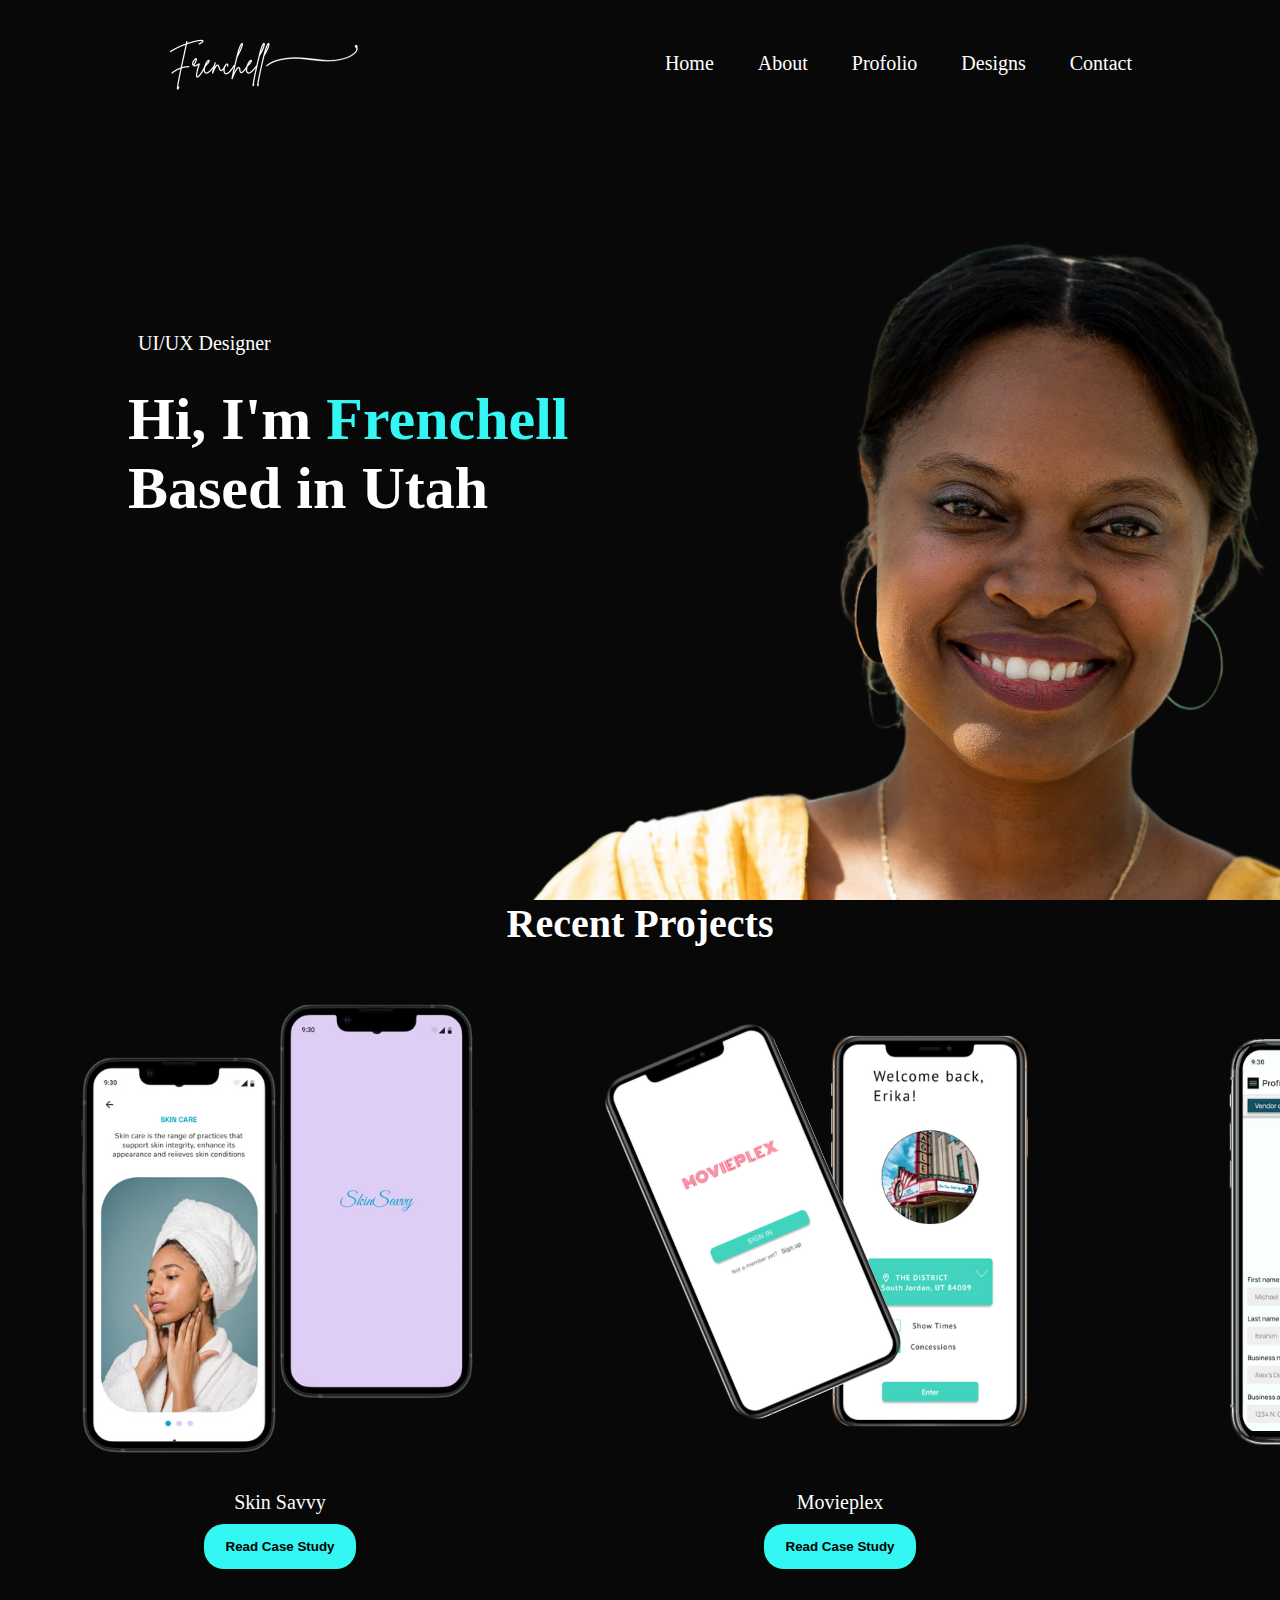
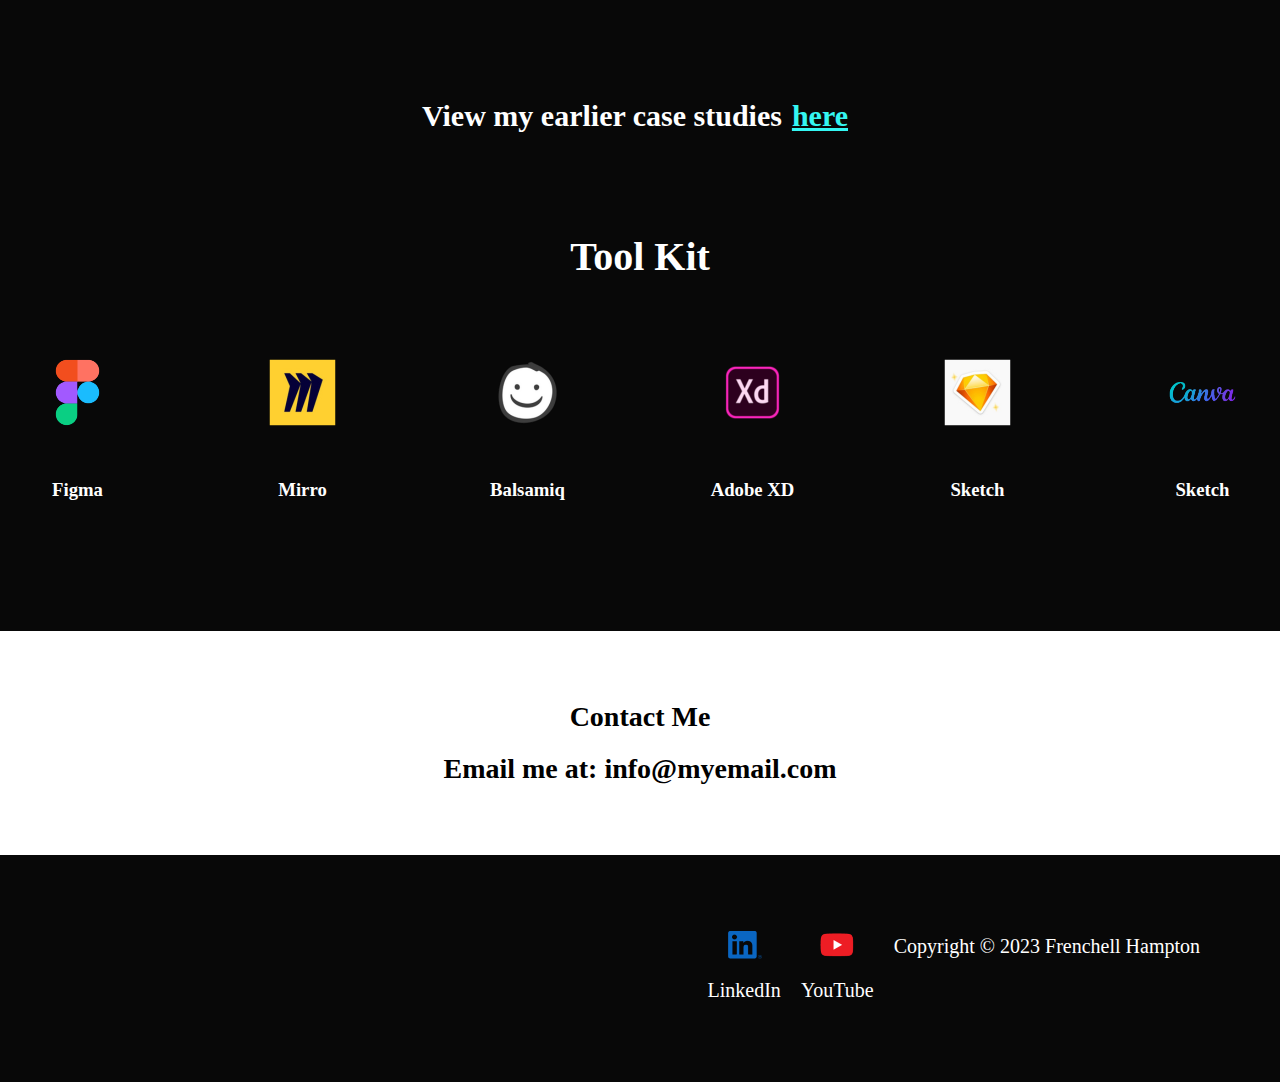
<file: index.html>
<!DOCTYPE html>
<html lang="en">
<head>
    <meta charset="UTF-8">
    <meta name="viewport" content="width=device-width, initial-scale=1.0">
    <title>Home</title>
    <link rel="stylesheet" href="style.css">
    <link rel="preconnect" href="https://fonts.googleapis.com">
    <link rel="preconnect" href="https://fonts.gstatic.com" crossorigin>
    <link href="https://fonts.googleapis.com/css2?family=Pacifico&family=Roboto&display=swap" rel="stylesheet"> <!--This is where I put the google font--> 
</head>
<body>
<div id="header">
    <div class="container">   
             <nav>
                <img src="assets/Frenchell.png">
                <ul>
                    <li><a href="index.html">Home</a></li>
                    <li><a href="about.html">About</a></li>
                    <li><a href="">Profolio</a></li>
                    <li><a href="">Designs</a></li>
                    <li><a href="contact.html">Contact</a></li>
                </ul>
            </nav>
            <div class="header-text">
                <p>UI/UX Designer</p>
                <h1>Hi, I'm <span> Frenchell</span><br>Based in Utah</h1>
            </div>
        
    </div>
</div>
    <div>
       <h2>Recent Projects</h2> 
    </div>

    <div class="pictureconatiner">
        <!-- <h2>Recent Projects</h2> -->
        <div class="box">
            <img src = "assets/skinsavvy thumbnail.png">
                <p>Skin Savvy</p>
            <a href="https://vipfrenchell.wixsite.com/my-site-1/skin-savvy" target="_blank">
                <button class="button">Read Case Study</button>
            </a>
        </div>
        <div class="box">
            <img src="assets/movieplex thumbnail.png">
                <p>Movieplex</p>
            <a href="https://vipfrenchell.wixsite.com/my-site-1/movieplex" target="_blank">
                <button class="button">Read Case Study</button>
            </a>
        </div>
        <div class="box">
            <img src="assets/Afrochow.png">
                <p>AfroChow</p>
                <a href="" target="_blank">
                <button class="button">Coming Soon</button>
        </a>

        </div>
    </div>
    <div class="casestudies">
        
        <h2>
            View my earlier case studies<span><a href="http://www.google.com">here</a></span> 
        </h2>
        
        <a href="http://www.google.com">
                     
        </a>        
     </div>

            <div class ="toolkit">
                <h2>Tool Kit</h2>
            </div>
     <section class="iconcontainer">
            
            <div class= "iconbox">
                <img src="assets/figmaicon.png">
                <h3>Figma</h3>
            </div>

            <div class="iconbox"> 
                <img src="assets/miroicon.png" >
                <h3>Mirro</h3>      
            </div>
        
            <div class="iconbox">
                <img src="assets/Balsamiq.png">
                <h3>Balsamiq</h3>
            </div>

            <div class="iconbox">
                <img src="assets/adobexd.png">
                <h3>Adobe XD</h3>
            </div>

            <div class="iconbox">
                <img src="assets/sketchicon.png">
                <h3>Sketch</h3>
            </div>
            
            <div class="iconbox">
                <img src="assets/canvaicon.png">
                <h3>Sketch</h3>
            </div>
    </section>
    <contact class="banner">
        <div>
          <p>Contact Me</p> 
        </div>
        <div>
            <p>Email me at: info@myemail.com</p>
        </div>      
    </contact>
<footer class="foot">
    <div class="social">
      <a href="https://www.linkedin.com/in/frenchellhampton/" target="_blank">
        <img src="assets/blueicon.png">
      </a>
    
        <p>LinkedIn</p>
     </div>

     <div class="social">
        <img src="assets/youtubeicon.png">
        <p>YouTube</p>
     </div>

     <div>
       <p>Copyright &copy; 2023 Frenchell Hampton</p> 
     </div>
</footer>
   
</div>
</body>
</html>
</file>
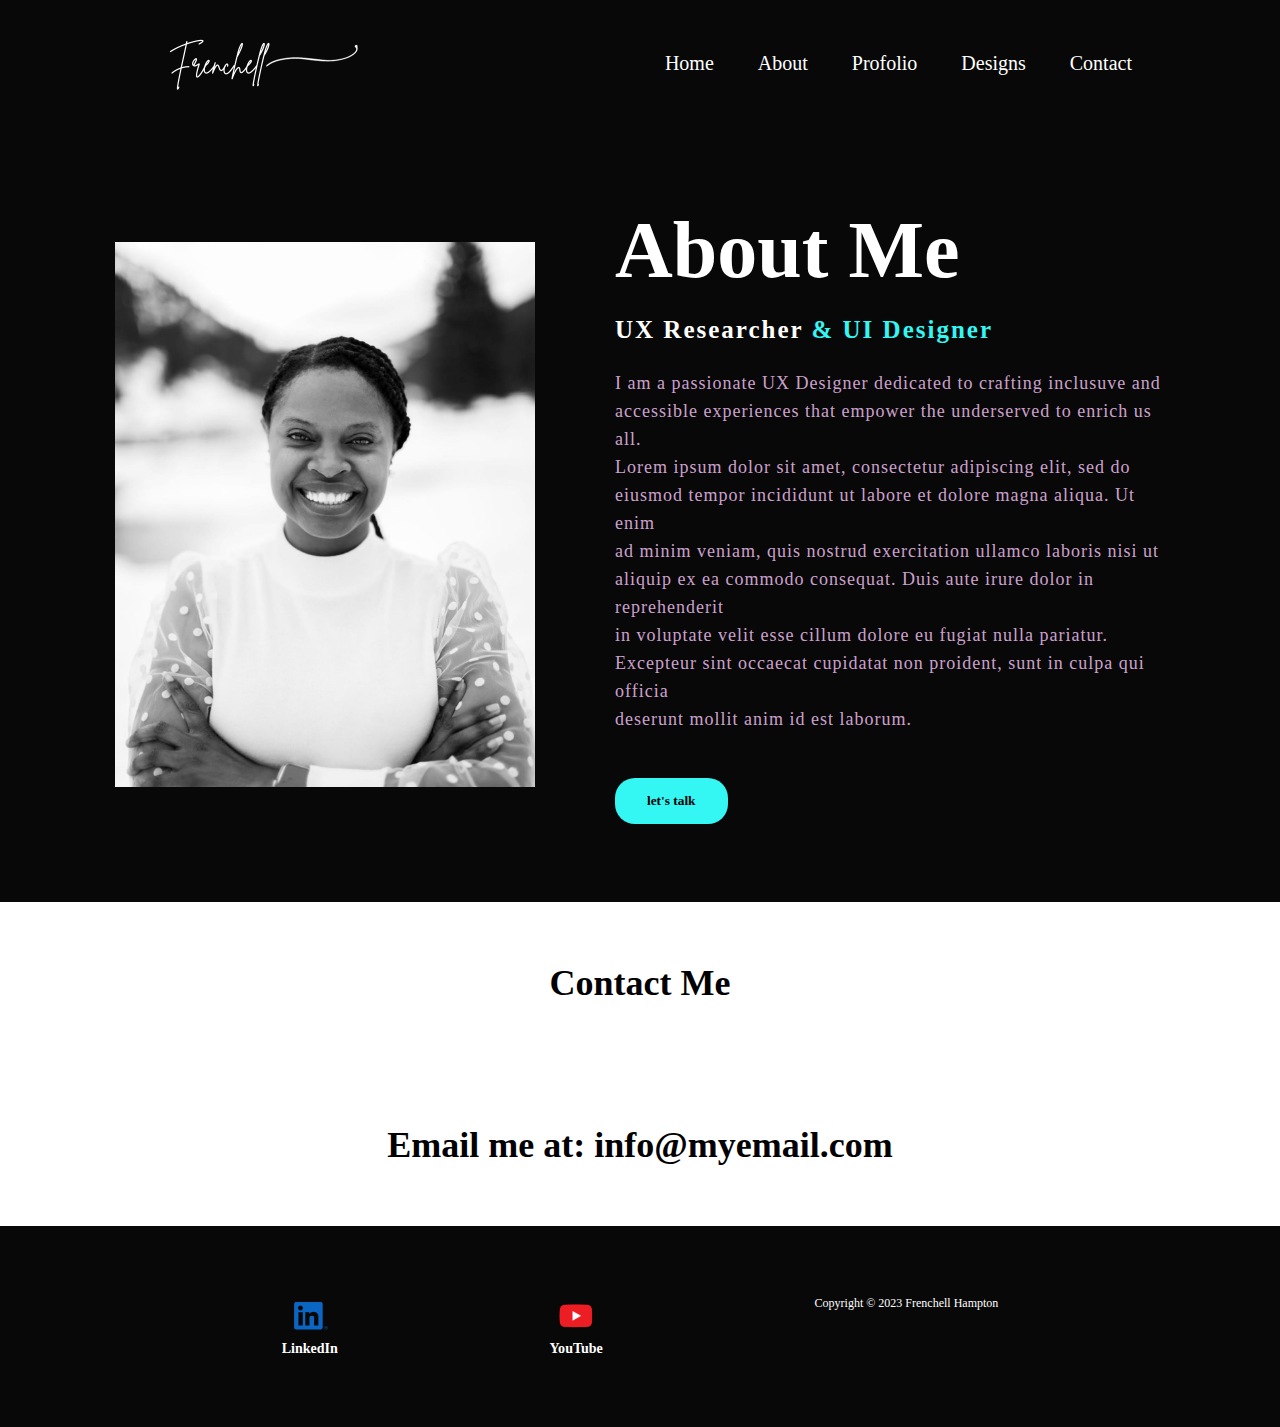
<file: about.html>
<!DOCTYPE html>
<html lang="en">
<head>
    <meta charset="UTF-8">
    <meta name="viewport" content="width=device-width, initial-scale=1.0">
    <title>About Me</title>
    <!-- <link rel="stylesheet" href="style.css"> -->
    <link rel="stylesheet" href="about.css">
    <link rel="preconnect" href="https://fonts.googleapis.com">
    <link rel="preconnect" href="https://fonts.gstatic.com" crossorigin>
    <link href="https://fonts.googleapis.com/css2?family=Pacifico&family=Roboto&display=swap" rel="stylesheet">
</head>
<body>
<!-- <div id="header"> -->
    <div class="container">  
        <nav>
           <img src="assets/Frenchell.png">
           <ul>
               <li><a href="index.html">Home</a></li>
               <li><a href="about.html">About</a></li>
               <li><a href="">Profolio</a></li>
               <li><a href="">Designs</a></li>
               <li><a href="contact.html">Contact</a></li>
           </ul>
       </nav>
       <!-- <div class="header-text">
           
       </div> -->
     <!-- <h1>About</h1> -->
    </div>
    <section class="about">
        <div class="main">
            <img src="assets/blackandwhitepicture.png">
            <div class="about-text">
                <h1>About Me</h1>
                <h5>UX Researcher<span> & UI Designer</span></h5>
                <p>
                    I am a passionate UX Designer dedicated to crafting inclusuve and accessible experiences that empower the underserved to enrich us all.<br>
                    Lorem ipsum dolor sit amet, consectetur adipiscing elit, sed do eiusmod tempor incididunt ut labore et dolore magna aliqua. Ut enim<br>
                    ad minim veniam, quis nostrud exercitation ullamco laboris nisi ut aliquip ex ea commodo consequat. Duis aute irure dolor in reprehenderit<br>
                    in voluptate velit esse cillum dolore eu fugiat nulla pariatur. Excepteur sint occaecat cupidatat non proident, sunt in culpa qui officia<br>
                    deserunt mollit anim id est laborum.<br>
                </p>
                <button type="button">let's talk</button>

            </div>

        </div>
    </section>

    <contact class="banner">
        <contact>
            <div>
              <p>Contact Me</p> 
            </div>
            <div>
                <p>Email me at: info@myemail.com</p>
            </div>
            
        </contact>    
        </contact>
    <footer class="foot">
        <div>
            <img src="assets/blueicon.png">
            <h3>LinkedIn</h3>
         </div>
    
         <div>
            <img src="assets/youtubeicon.png">
            <h3>YouTube</h3>
         </div>
    
         <div>
           <p>Copyright &copy; 2023 Frenchell Hampton</p> 
         </div>
    </footer>
       
</div>
</body>
</html>
</file>
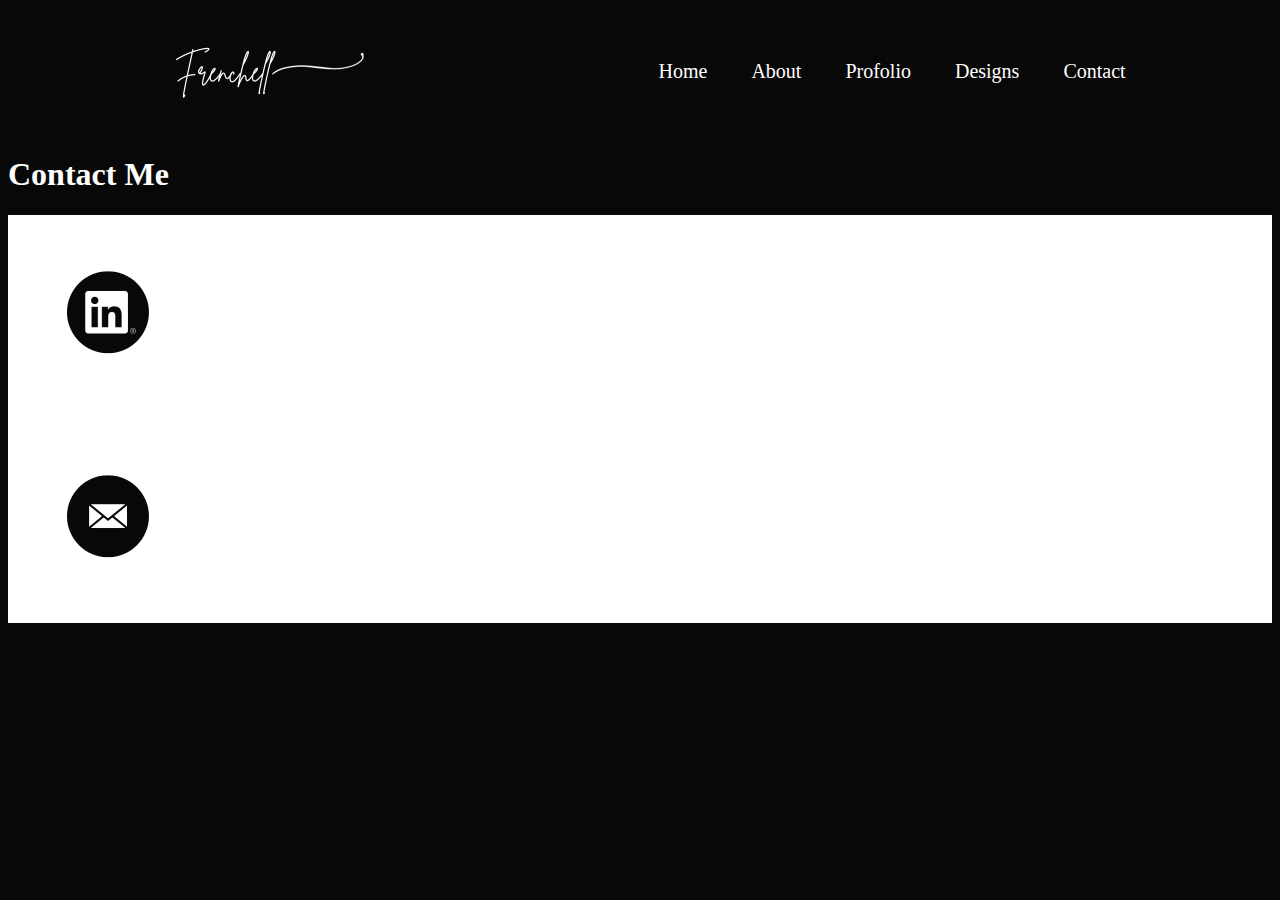
<file: contact.html>
<!DOCTYPE html>
<html lang="en">
<head>
    <meta charset="UTF-8">
    <meta name="viewport" content="width=device-width, initial-scale=1.0">
    <title>Contact</title>
    <link rel="stylesheet" href="contact.css">
    <link rel="preconnect" href="https://fonts.googleapis.com">
    <link rel="preconnect" href="https://fonts.gstatic.com" crossorigin>
    <link href="https://fonts.googleapis.com/css2?family=Pacifico&family=Roboto&display=swap" rel="stylesheet">
</head>
<body>
    <div id="header">
        <div class="container">   
                 <nav>
                    <img src="assets/Frenchell.png">
                    <ul>
                        <li><a href="index.html">Home</a></li>
                        <li><a href="about.html">About</a></li>
                        <li><a href="">Profolio</a></li>
                        <li><a href="">Designs</a></li>
                        <li><a href="contact.html">Contact</a></li>
                    </ul>
                </nav>        
        </div>
    <div>
        <h1>Contact Me</h1>
    </div>  
    <section class="banner">
        <div>
            <img src="assets/Linkedin.png" alt="linked">
        </div>

        <div>
            <img src="assets/mail.png" alt="mail icon">
        </div>
    </section>  
    </div>
  </body>
</html>
</file>
<file: about.css>
*{
    padding: 0;
    margin: 0;
    font-family:'Times New Roman', Times, serif;
    box-sizing: border-box;
}



body{
    background-color: #080808;
}

.container{
    padding: 10px 10%;
}

nav{
    display: flex;
    align-items: center;
    justify-content: space-between;
    flex-wrap: wrap;
}

nav ul li{
    display: inline-block;
    list-style: none;
    margin: 10px 20px;
}

nav ul li a{
    color: #fff;
    text-decoration: none;
    font-size: 20px;
    position: relative;
}

nav ul li a::after{
    content:'';
    width: 0%;
    height: 3px;
    background: #34f6f2;
    position: absolute;
    left: 0;
    bottom: -6px;
    transition: 0.5s;
}

nav ul li a:hover::after{
    width: 100%;
}

.about{
    width: 100%;
    padding: 78px 0px;
    background-color: #080808;   
}

.about img{
    height: auto;
    width: 420px
}

.about-text{
    width: 550px;
}

.main{
    width: 1130px;
    max-width: 95%;
    margin: 0 auto;
    display: flex;
    align-items: center;
    justify-content: space-around;
}

.about-text h1{
    color: white;
    font-size: 80px;
    text-transform: capitalize;
    margin-bottom: 20px;
}

.about-text h5{
    color: white;
    font-size: 25px;
    text-transform: capitalize;
    margin-bottom: 25px;
    letter-spacing: 2px;
}

span{
    color: #34f6f2;
}

.about-text p{
    color: #fcfc;
    letter-spacing: 1px;
    line-height: 28px;
    font-size: 18px;
    margin-bottom: 45px;
}

button{
    background: #34f6f2;
    color: #000;
    text-decoration: none;
    border: 2px solid transparent;
    font-weight: bold;
    padding: 13px 30px;
    border-radius: 20px;
    transition: .4s;
}

button:hover{
    background: white;
    border: 2px solid #34f6f2;
    cursor: pointer;


}

.banner p{
    background-color: #fff;
    color: black;
    font-size: 36px;
    font-weight:bold;
    text-align: center;
    padding: 60px;
    display: block;
}

/* ---This is the footer */
.foot{
    background-color: #080808;
    color: #fff;
    padding: 70px;
    display: flex;
    justify-content: space-evenly;
    text-align: center;
    font-size: 12px;;
}
</file>
<file: contact.css>
body{
    background-color: #080808;
    color: white;
}

.container{
    padding: 10px 10%;
}

nav{
    display: flex;
    align-items: center;
    justify-content: space-between;
    flex-wrap: wrap;
}

nav ul li{
    display: inline-block;
    list-style: none;
    margin: 10px 20px;
}

nav ul li a{
    color: #fff;
    text-decoration: none;
    font-size: 20px;
    position: relative;
}

nav ul li a::after{
    content:'';
    width: 0%;
    height: 3px;
    background: #34f6f2;
    position: absolute;
    left: 0;
    bottom: -6px;
    transition: 0.5s;
}

nav ul li a:hover::after{
    width: 100%;
}

.banner{
    background-color: #fff;
}
</file>
<file: style.css>
/* RESET RULE */
* {
    padding: 0;
    margin: 0;
    box-sizing: border-box;
}

#header{
    width: 100%;
    height: 100vh;
    /* background-image: url(images/background.png); */
    background-size: cover;
    background-position: center;
    background-attachment: fixed;
}

.container{
    padding: 10px 10%;
}

nav{
    display: flex;
    align-items: center;
    justify-content: space-between;
    flex-wrap: wrap;
}
/* .site-heading {
    background-color: #0f5c6c;
    color: white;
    text-align: center;
    padding: 50px 0;
    
} */

h2{

    font-size: 2.5rem;
    text-align: center;

} 

/* .site-heading nav {
    margin-top: 20px;
    display: flex;
    justify-content: space-evenly;
}

.site-heading a{
    text-decoration: none;
    color: inherit;
}    */

body{
    background: #080808;
    color: #fff;
}

#header{
    width: 100%;
    height: 100vh;
    background-image: url(assets/womanimage.png);
    background-size: cover;
    background-position: center;
}

nav ul li{
    display: inline-block;
    list-style: none;
    margin: 10px 20px;
}

nav ul li a{
    color: #fff;
    text-decoration: none;
    font-size: 20px;
    position: relative;
}

nav ul li a::after{
    content:'';
    width: 0%;
    height: 3px;
    background: #34f6f2;
    position: absolute;
    left: 0;
    bottom: -6px;
    transition: 0.5s;
}

nav ul li a:hover::after{
    width: 100%;
}

.header-text{
    margin-top: 20%;
    font-size: 30px;
}

.header-text h1{
    font-size: 60px;
    margin-top: 20px ;
}

.header-text h1 span{
    color: #34f6f2
}

/* -----This is the case study section */
.box{
    display: inline-block;
    padding: 10px;
    margin: 20px;
}


.pictureconatiner {
    display: flex;
    justify-content: space-evenly;
    text-align: center;
    
}

.button{
    background: #34f6f2;
    color: #000;
    text-decoration: none;
    border: 2px solid transparent;
    font-weight: bold;
    padding: 13px 20px;
    border-radius: 20px;
    transition: .4s;
}

button:hover{
    background: white;
    border: 2px solid #000;
    cursor: pointer;
}

p{
    font-size: 20px;
    padding: 10px;
}

.casestudies{
    
    font-size: 20px;
    text-align: center;
    display: flex;
    justify-content: center;
    align-items: center;
}

.casestudies h2{
    font-size: 30px;
    padding-top: 100px;
   
}

.casestudies h2 span a{
    color: #34f6f2;
    margin: 10px;
}

/* ---This is the Tool Kit section--- */

.toolkit{
    
    margin-top: 100px;
    
}

.toolkit h2{
    text-align: center;
}


.iconcontainer{

    display: flex;
    justify-content: center;
    text-align: center;
    padding-bottom: 100px;
    
}

.iconbox{
    display: inline-block;
    padding: 10px;
    margin: 20px;
}

.banner {
    background-color: #fff;
    color: black;
    font-weight:bold;
    text-align: center;
    padding-top: 60px;
    padding-bottom: 60px;
    display: block;
}

.banner p{
    font-size: 28px;
}

/* ---This is the footer */

.social{
    
    justify-content: center;
    margin: 0;
}



.foot{
    background-color: #080808;
    color: #fff;
    padding: 70px;
    display: flex;
    justify-content: flex-end;
    text-align: center;
    font-size: 12px;
}

/* .foot p{
    text-align: justify;
   
    
} */
</file>
